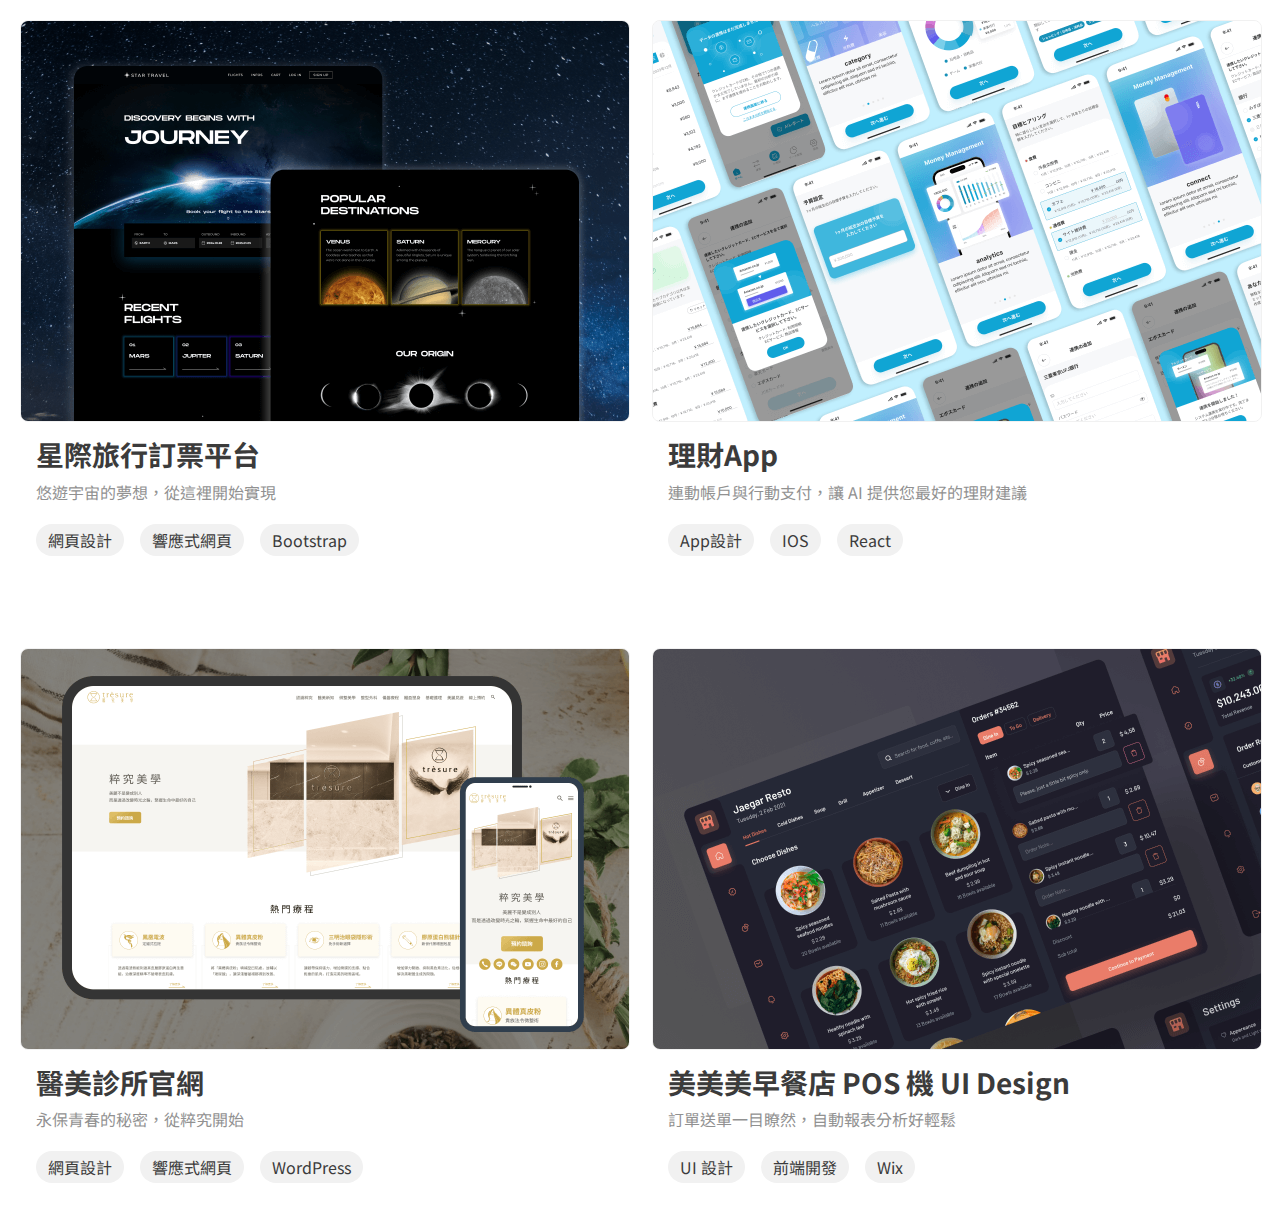
<file: w1/portfolio.html>
<!DOCTYPE html>
<html lang="en">
  <head>
    <meta charset="UTF-8" />
    <meta name="viewport" content="width=device-width, initial-scale=1.0" />
    <title>切版任務作業一 - 個人品牌網站 - 開發經驗卡片設計</title>
    <link rel="stylesheet" href="all.css" />
  </head>
  <body>
    <div class="container">
      <ul>
        <li class="work-card">
          <a href="#">
            <div class="work-card-img">
              <img src="image/work-image1.png" alt="星際旅行訂票平台" />
            </div>
            <div class="work-card-content p-16">
              <h2 class="mb-8">星際旅行訂票平台</h2>
              <p>悠遊宇宙的夢想，從這裡開始實現</p>
              <div class="work-card-tags">
                <span>網頁設計</span><span>響應式網頁</span
                ><span>Bootstrap</span>
              </div>
            </div>
          </a>
        </li>
        <li class="work-card">
          <a href="#">
            <div class="work-card-img">
              <img src="image/work-image2.png" alt="理財App" />
            </div>
            <div class="work-card-content p-16">
              <h2 class="mb-8">理財App</h2>
              <p>連動帳戶與行動支付，讓 AI 提供您最好的理財建議</p>
              <div class="work-card-tags">
                <span>App設計</span><span>IOS</span><span>React</span>
              </div>
            </div>
          </a>
        </li>
        <li class="work-card">
          <a href="#">
            <div class="work-card-img">
              <img src="image/work-image3.png" alt="醫美診所官網" />
            </div>
            <div class="work-card-content p-16">
              <h2 class="mb-8">醫美診所官網</h2>
              <p>永保青春的秘密，從粹究開始</p>
              <div class="work-card-tags">
                <span>網頁設計</span><span>響應式網頁</span
                ><span>WordPress</span>
              </div>
            </div>
          </a>
        </li>
        <li class="work-card">
          <a href="#">
            <div class="work-card-img">
              <img
                src="image/work-image4.png"
                alt="美美美早餐店 POS 機 UI Design"
              />
            </div>
            <div class="work-card-content p-16">
              <h2 class="mb-8">美美美早餐店 POS 機 UI Design</h2>
              <p>訂單送單一目瞭然，自動報表分析好輕鬆</p>
              <div class="work-card-tags">
                <span>UI 設計</span><span>前端開發</span><span>Wix</span>
              </div>
            </div>
          </a>
        </li>
      </ul>
    </div>
  </body>
</html>
</file>
<file: w1/all.css>
@import 'https://fonts.googleapis.com/css2?family=Noto+Sans+TC:wght@100..900&family=Tourney:ital,wght@0,100..900;1,100..900&display=swap';
@import 'reset.css';
*,
*:before,
*:after {
  font-family: "Noto Sans TC", sans-serif;
  -webkit-font-smoothing: antialiased;
  -moz-osx-font-smoothing: grayscale;
}

.container {
  max-width: 1296px;
  margin: 0 auto;
  padding: 20px;
}

ul {
  width: 100%;
  display: flex;
  justify-content: space-between;
  flex-wrap: wrap;
  row-gap: 80px;
  -moz-column-gap: 12px;
       column-gap: 12px;
}

.work-card {
  width: 636px;
  max-width: 49%;
}
.work-card-img {
  width: 100%;
  height: 400px;
  border-radius: 8px;
  overflow: hidden;
  border: 1px solid #F1F1F1;
}
.work-card-img img {
  width: 100%;
  height: 100%;
  -o-object-fit: cover;
     object-fit: cover;
  transition: ease-in-out 0.5s;
}
.work-card h2 {
  font-size: 28px;
  font-weight: 700;
  color: #3B3B3B;
  line-height: 1.2;
}
.work-card p {
  color: #919191;
  line-height: 1.5;
  margin-bottom: 24px;
}
.work-card-tags span {
  background-color: #F1F1F1;
  border-radius: 16px;
  padding: 4px 12px;
  margin-right: 16px;
  color: #3B3B3B;
  line-height: 1.5;
  transition: ease-in-out 0.2s;
}
.work-card-tags span:hover {
  background-color: #3B3B3B;
  color: #F1F1F1;
}
.work-card:hover img {
  transform: scale(1.1);
}

@media (max-width: 1200px) {
  ul {
    justify-content: center;
  }
}
@media (max-width: 1200px) {
  .work-card {
    max-width: 100%;
  }
  .work-card span {
    margin-right: 8px;
  }
  .work-card span:nth-child(3) {
    margin-right: 0;
  }
}
@media (max-width: 375px) {
  .container {
    padding: 12px;
  }
  ul {
    row-gap: 48px;
  }
  .work-card-img {
    height: 244px;
  }
  .work-card h2 {
    font-size: 20px;
  }
  .work-card p {
    margin-bottom: 16px;
  }
}
.mb-8 {
  margin-bottom: 8px;
}

.mb-16 {
  margin-bottom: 16px;
}

.me-16 {
  margin-right: 16px;
}

.p-16 {
  padding: 16px;
}/*# sourceMappingURL=all.css.map */
</file>
